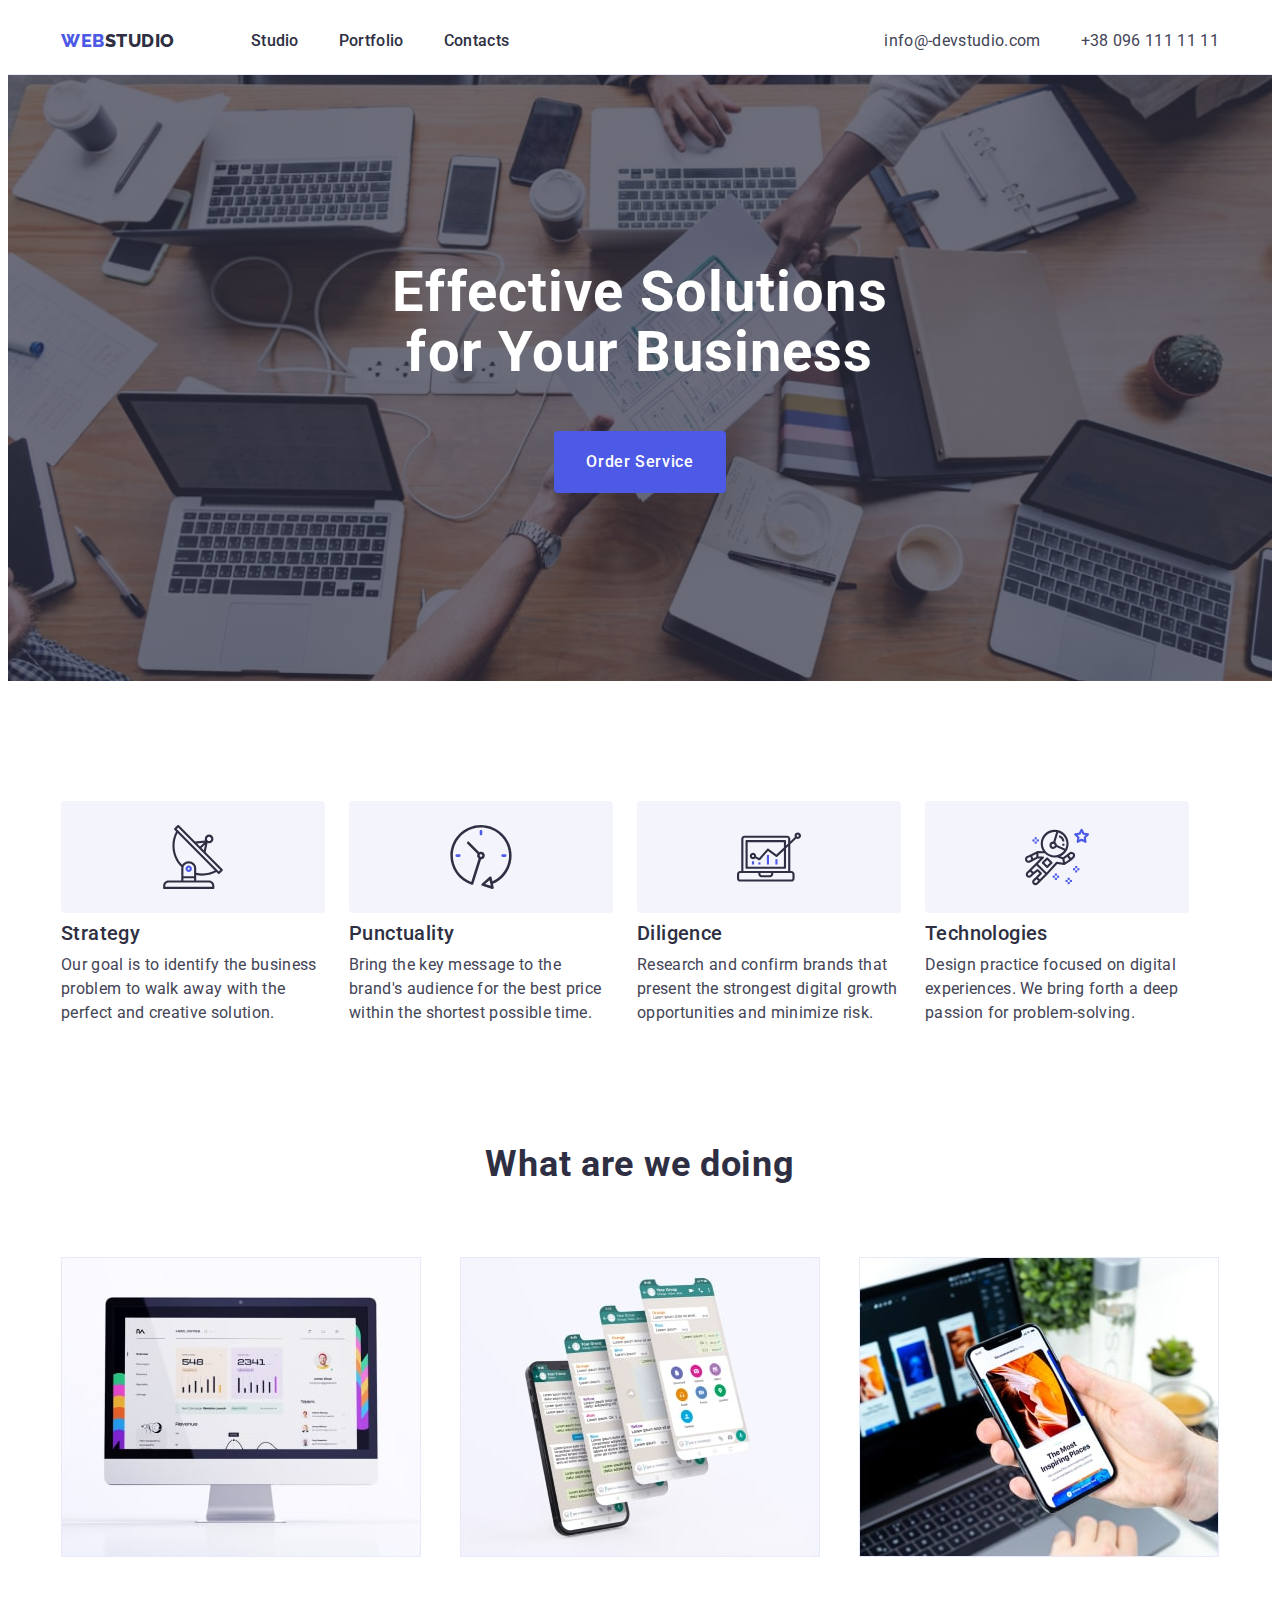
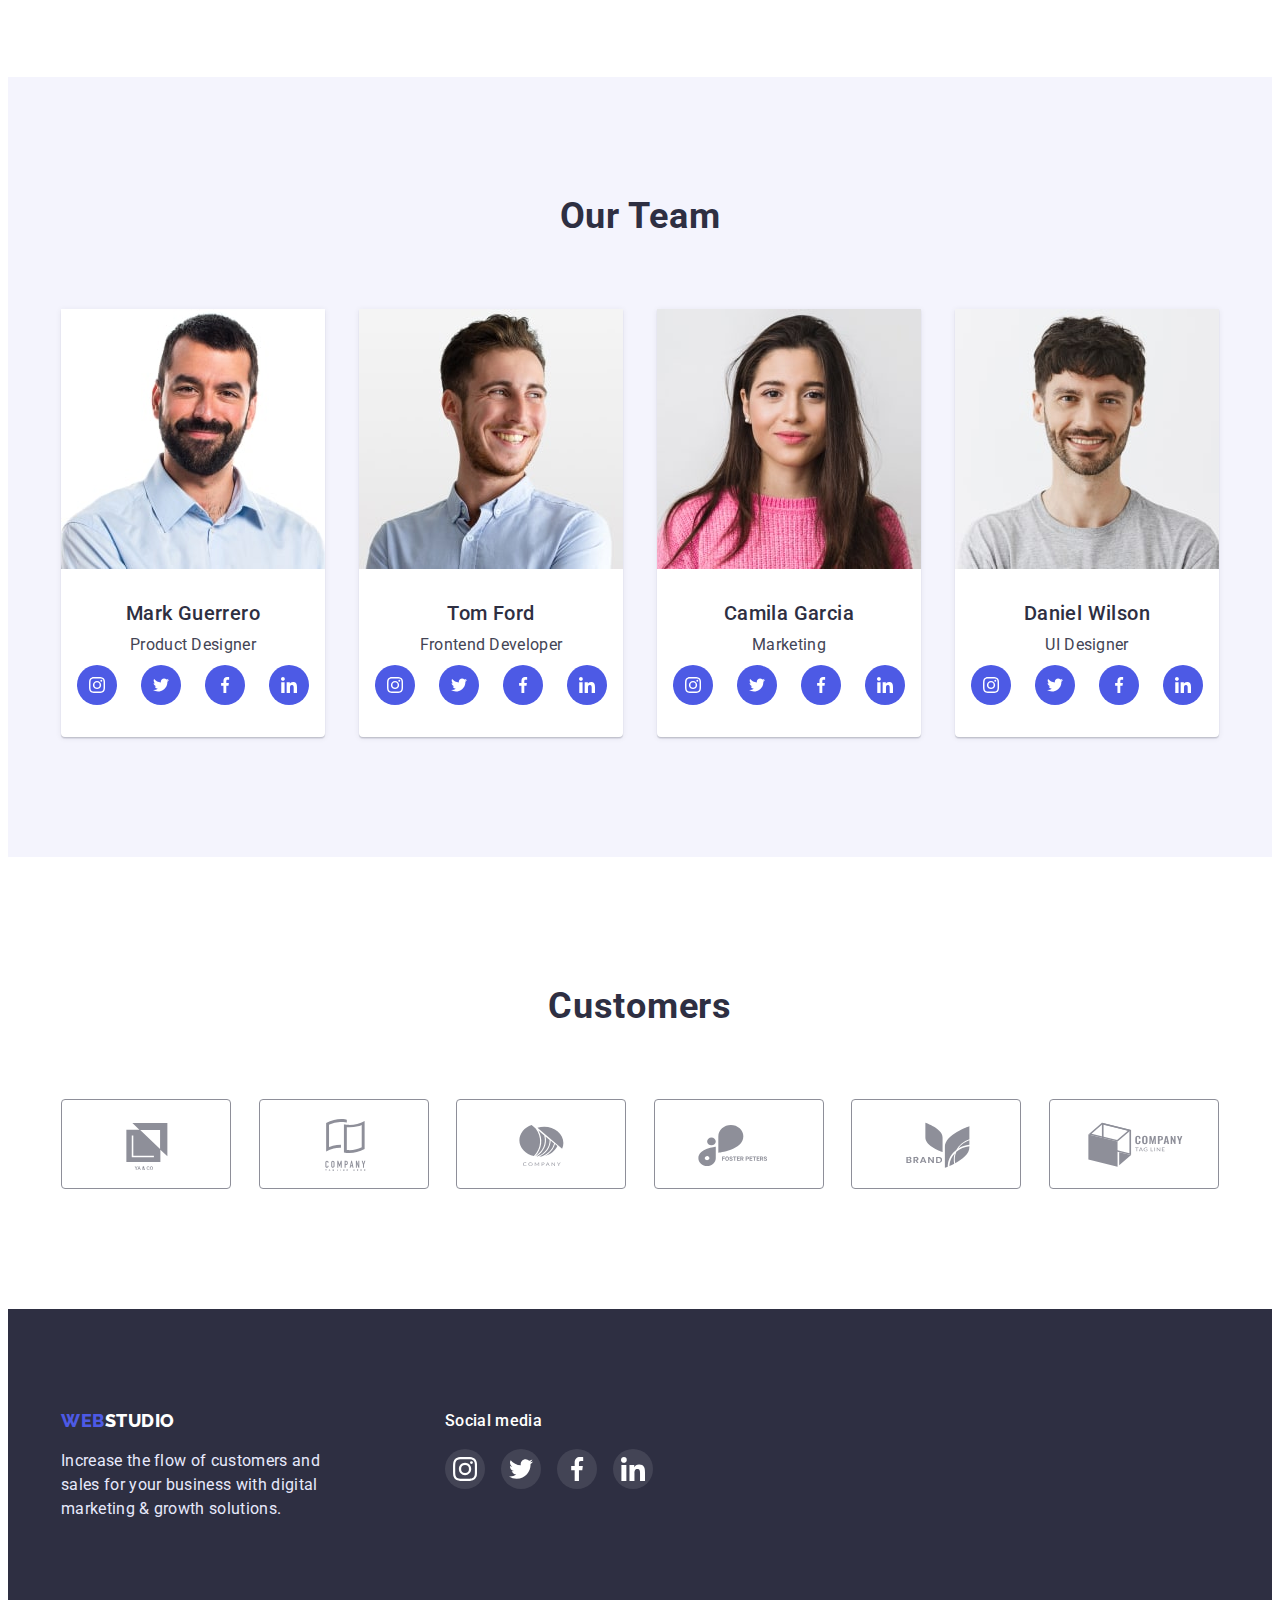
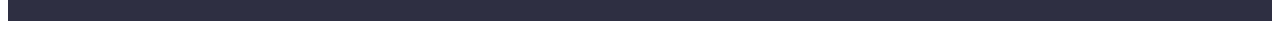
<file: index.html>
<!DOCTYPE html>
<html lang="en">
  <head>
    <meta charset="UTF-8" />
    <meta http-equiv="X-UA-Compatible" content="IE=edge" />
    <meta name="viewport" content="width=device-width, initial-scale=1.0" />

    <link rel="preconnect" href="https://fonts.googleapis.com" />
    <link rel="preconnect" href="https://fonts.gstatic.com" crossorigin />
    <link
      href="https://fonts.googleapis.com/css2?family=Raleway:wght@800&family=Roboto:wght@400;500;700;900&display=swap"
      rel="stylesheet"
    />

    <title>WEBSTUDIO</title>
    <link
      rel="stylesheet"
      href="https://cdnjs.cloudflare.com/ajax/libs/modern-normalize/1.1.0/modern-normalize.min.css"
      integrity="sha512-wpPYUAdjBVSE4KJnH1VR1HeZfpl1ub8YT/NKx4PuQ5NmX2tKuGu6U/JRp5y+Y8XG2tV+wKQpNHVUX03MfMFn9Q=="
      crossorigin="anonymous"
      referrerpolicy="no-referrer"
    />
    <link rel="stylesheet" href="./css/style.css" />
  </head>

  <body>
    <!------------------------- Header -->
    <header class="header">
      <div class="container header-container">
        <nav class="header-nav">
          <a href="index.html" class="logo"
            >Web<span class="logo-text">Studio</span></a
          >
          <ul class="header-list">
            <li class="header-item">
              <a href="./index.html" class="nav-link">Studio</a>
            </li>
            <li class="header-item">
              <a href="./portfolio.html" class="nav-link">Portfolio</a>
            </li>
            <li class="header-item">
              <a href="./index.html" class="nav-link">Contacts</a>
            </li>
          </ul>
        </nav>
        <address>
          <ul class="contacts">
            <li class="contacts-item">
              <a
                href="mailto:info@devstudio.com"
                class="contacts-link contacts-mail"
                >info@-devstudio.com</a
              >
            </li>
            <li class="contacts-item">
              <a href="tel:+380961111111" class="contacts-link"
                >+38 096 111 11 11</a
              >
            </li>
          </ul>
        </address>
      </div>
    </header>
    <main>
      <!-- hero -->
      <section class="hero">
        <div class="container">
          <h1 class="hero-title">Effective Solutions for Your Business</h1>
          <button type="button" class="hero-btn">Order Service</button>
        </div>
      </section>
      <!--------------------- Features -->
      <section class="section features">
        <div class="container">
          <h2 hidden>features</h2>
          <ul class="features-list">
            <li class="features-item icon-antenna">
              <h3 class="features-title">Strategy</h3>
              <p class="features-text">
                Our goal is to identify the business problem to walk away with
                the perfect and creative solution.
              </p>
            </li>
            <li class="features-item icon-clock">
              <h3 class="features-title">Punctuality</h3>
              <p class="features-text">
                Bring the key message to the brand's audience for the best price
                within the shortest possible time.
              </p>
            </li>
            <li class="features-item icon-diagram">
              <h3 class="features-title">Diligence</h3>
              <p class="features-text">
                Research and confirm brands that present the strongest digital
                growth opportunities and minimize risk.
              </p>
            </li>
            <li class="features-item icon-astronaut">
              <h3 class="features-title">Technologies</h3>
              <p class="features-text">
                Design practice focused on digital experiences. We bring forth a
                deep passion for problem-solving.
              </p>
            </li>
          </ul>
        </div>
      </section>
      <!--------------------- Services -->
      <section class="services">
        <div class="container">
          <h2 class="title">What are we doing</h2>
          <ul class="services-list">
            <li class="services-item">
              <img
                src="./img/mac.jpg"
                alt="codemaker"
                width="360"
                height="300"
              />
            </li>
            <li class="services-item">
              <img
                src="./img/layers.jpg"
                alt="pagemaking"
                width="360"
                height="300"
              />
            </li>
            <li class="services-item">
              <img
                src="./img/iphone.jpg"
                alt="makeup"
                width="360"
                height="300"
              />
            </li>
          </ul>
        </div>
      </section>
      <!------------------------- Team -->
      <section class="team section">
        <div class="container">
          <h2 class="title">Our Team</h2>
          <ul class="team-list">
            <li class="team-item">
              <img
                src="./img/mark.jpg"
                alt="Mark Guerrero"
                width="264"
                height="260"
              />
              <div class="team-text">
                <h3 class="team-names">Mark Guerrero</h3>
                <p class="team-prof">Product Designer</p>
                <ul class="social-list">
                  <li class="social-item">
                    <a class="social-link team-sl-color" href>
                      <svg class="social-icon" width="16" height="16">
                        <use href="./img/symbol-defs.svg#icon-instagram"></use>
                      </svg>
                    </a>
                  </li>
                  <li class="social-item">
                    <a class="social-link team-sl-color" href>
                      <svg class="social-icon" width="16" height="16">
                        <use href="./img/symbol-defs.svg#icon-twitter"></use>
                      </svg>
                    </a>
                  </li>
                  <li class="social-item">
                    <a class="social-link team-sl-color" href>
                      <svg class="social-icon" width="16" height="16">
                        <use href="./img/symbol-defs.svg#icon-facebook"></use>
                      </svg>
                    </a>
                  </li>
                  <li class="social-item">
                    <a class="social-link team-sl-color" href>
                      <svg class="social-icon" width="16" height="16">
                        <use href="./img/symbol-defs.svg#icon-linkedin"></use>
                      </svg>
                    </a>
                  </li>
                </ul>
              </div>
            </li>
            <li class="team-item">
              <img
                src="./img/tom.jpg"
                alt="Tom Ford"
                width="264"
                height="260"
              />
              <div class="team-text">
                <h3 class="team-names">Tom Ford</h3>
                <p class="team-prof">Frontend Developer</p>
                <ul class="social-list">
                  <li class="social-item">
                    <a class="social-link team-sl-color" href>
                      <svg class="social-icon" width="16" height="16">
                        <use href="./img/symbol-defs.svg#icon-instagram"></use>
                      </svg>
                    </a>
                  </li>
                  <li class="social-item">
                    <a class="social-link team-sl-color" href>
                      <svg class="social-icon" width="16" height="16">
                        <use href="./img/symbol-defs.svg#icon-twitter"></use>
                      </svg>
                    </a>
                  </li>
                  <li class="social-item">
                    <a class="social-link team-sl-color" href>
                      <svg class="social-icon" width="16" height="16">
                        <use href="./img/symbol-defs.svg#icon-facebook"></use>
                      </svg>
                    </a>
                  </li>
                  <li class="social-item">
                    <a class="social-link team-sl-color" href>
                      <svg class="social-icon" width="16" height="16">
                        <use href="./img/symbol-defs.svg#icon-linkedin"></use>
                      </svg>
                    </a>
                  </li>
                </ul>
              </div>
            </li>
            <li class="team-item">
              <img
                src="./img/camila.jpg"
                alt="Camila Garcia"
                width="264"
                height="260"
              />
              <div class="team-text">
                <h3 class="team-names">Camila Garcia</h3>
                <p class="team-prof">Marketing</p>
                <ul class="social-list">
                  <li class="social-item">
                    <a class="social-link team-sl-color" href>
                      <svg class="social-icon" width="16" height="16">
                        <use href="./img/symbol-defs.svg#icon-instagram"></use>
                      </svg>
                    </a>
                  </li>
                  <li class="social-item">
                    <a class="social-link team-sl-color" href>
                      <svg class="social-icon" width="16" height="16">
                        <use href="./img/symbol-defs.svg#icon-twitter"></use>
                      </svg>
                    </a>
                  </li>
                  <li class="social-item">
                    <a class="social-link team-sl-color" href>
                      <svg class="social-icon" width="16" height="16">
                        <use href="./img/symbol-defs.svg#icon-facebook"></use>
                      </svg>
                    </a>
                  </li>
                  <li class="social-item">
                    <a class="social-link team-sl-color" href>
                      <svg class="social-icon" width="16" height="16">
                        <use href="./img/symbol-defs.svg#icon-linkedin"></use>
                      </svg>
                    </a>
                  </li>
                </ul>
              </div>
            </li>
            <li class="team-item">
              <img
                src="./img/daniel.jpg"
                alt="Daniel Wilson"
                width="264"
                height="260"
              />
              <div class="team-text">
                <h3 class="team-names">Daniel Wilson</h3>
                <p class="team-prof">UI Designer</p>
                <ul class="social-list">
                  <li class="social-item">
                    <a class="social-link team-sl-color" href>
                      <svg class="social-icon" width="16" height="16">
                        <use href="./img/symbol-defs.svg#icon-instagram"></use>
                      </svg>
                    </a>
                  </li>
                  <li class="social-item">
                    <a class="social-link team-sl-color" href>
                      <svg class="social-icon" width="16" height="16">
                        <use href="./img/symbol-defs.svg#icon-twitter"></use>
                      </svg>
                    </a>
                  </li>
                  <li class="social-item">
                    <a class="social-link team-sl-color" href>
                      <svg class="social-icon" width="16" height="16">
                        <use href="./img/symbol-defs.svg#icon-facebook"></use>
                      </svg>
                    </a>
                  </li>
                  <li class="social-item">
                    <a class="social-link team-sl-color" href>
                      <svg class="social-icon" width="16" height="16">
                        <use href="./img/symbol-defs.svg#icon-linkedin"></use>
                      </svg>
                    </a>
                  </li>
                </ul>
              </div>
            </li>
          </ul>
        </div>
      </section>
      <!------------------------- Customers -->
      <section class="customers">
        <div class="container">
          <h2 class="title">Customers</h2>
          <ul class="customers-list">
            <li class="customers-item">
              <a href="./index.html" class="cust-beauty">
                <svg class="cust-icons" width="104" height="56">
                  <use href="./img/symbol-defs.svg#icon-cst-Logo1"></use>
                </svg>
              </a>
            </li>
            <li class="customers-item">
              <a href="./index.html" class="cust-beauty">
                <svg class="cust-icons" width="104" height="56">
                  <use href="./img/symbol-defs.svg#icon-cst-Logo2"></use>
                </svg>
              </a>
            </li>
            <li class="customers-item">
              <a href="./index.html" class="cust-beauty">
                <svg class="cust-icons" width="104" height="56">
                  <use href="./img/symbol-defs.svg#icon-cst-Logo3"></use>
                </svg>
              </a>
            </li>
            <li class="customers-item">
              <a href="./index.html" class="cust-beauty">
                <svg class="cust-icons" width="104" height="56">
                  <use href="./img/symbol-defs.svg#icon-cst-Logo4"></use>
                </svg>
              </a>
            </li>
            <li class="customers-item">
              <a href="./index.html" class="cust-beauty">
                <svg class="cust-icons" width="104" height="56">
                  <use href="./img/symbol-defs.svg#icon-cst-Logo5"></use>
                </svg>
              </a>
            </li>
            <li class="customers-item">
              <a href="./index.html" class="cust-beauty">
                <svg class="cust-icons" width="104" height="56">
                  <use href="./img/symbol-defs.svg#icon-cst-Logo6"></use>
                </svg>
              </a>
            </li>
          </ul>
        </div>
      </section>
    </main>
    <!------------------------- Footer -->
    <footer class="footer">
      <div class="container footer-deco">
        <div class="footer-logo-block">
          <a href="index.html" class="logo"
            >Web<span class="footer-logo">Studio</span>
          </a>
          <p class="footer-text">
            Increase the flow of customers and sales for your business with
            digital marketing & growth solutions.
          </p>
        </div>
        <div class="footer-social-block">
          <p class="footer-social">Social media</p>
          <ul class="footer-s-list">
            <li class="footer-s-item">
              <a class="footer-s-link footer-sl-color" href>
                <svg class="footer-s-icon" width="24" height="24">
                  <use href="./img/symbol-defs.svg#icon-instagram"></use>
                </svg>
              </a>
            </li>
            <li class="footer-s-item">
              <a class="footer-s-link footer-sl-color" href>
                <svg class="footer-s-icon" width="24" height="24">
                  <use href="./img/symbol-defs.svg#icon-twitter"></use>
                </svg>
              </a>
            </li>
            <li class="footer-s-item">
              <a class="footer-s-link footer-sl-color" href>
                <svg class="footer-s-icon" width="24" height="24">
                  <use href="./img/symbol-defs.svg#icon-facebook"></use>
                </svg>
              </a>
            </li>
            <li class="footer-s-item">
              <a class="footer-s-link footer-sl-color" href>
                <svg class="footer-s-icon" width="24" height="24">
                  <use href="./img/symbol-defs.svg#icon-linkedin"></use>
                </svg>
              </a>
            </li>
          </ul>
        </div>
      </div>
    </footer>
  </body>
</html>
</file>
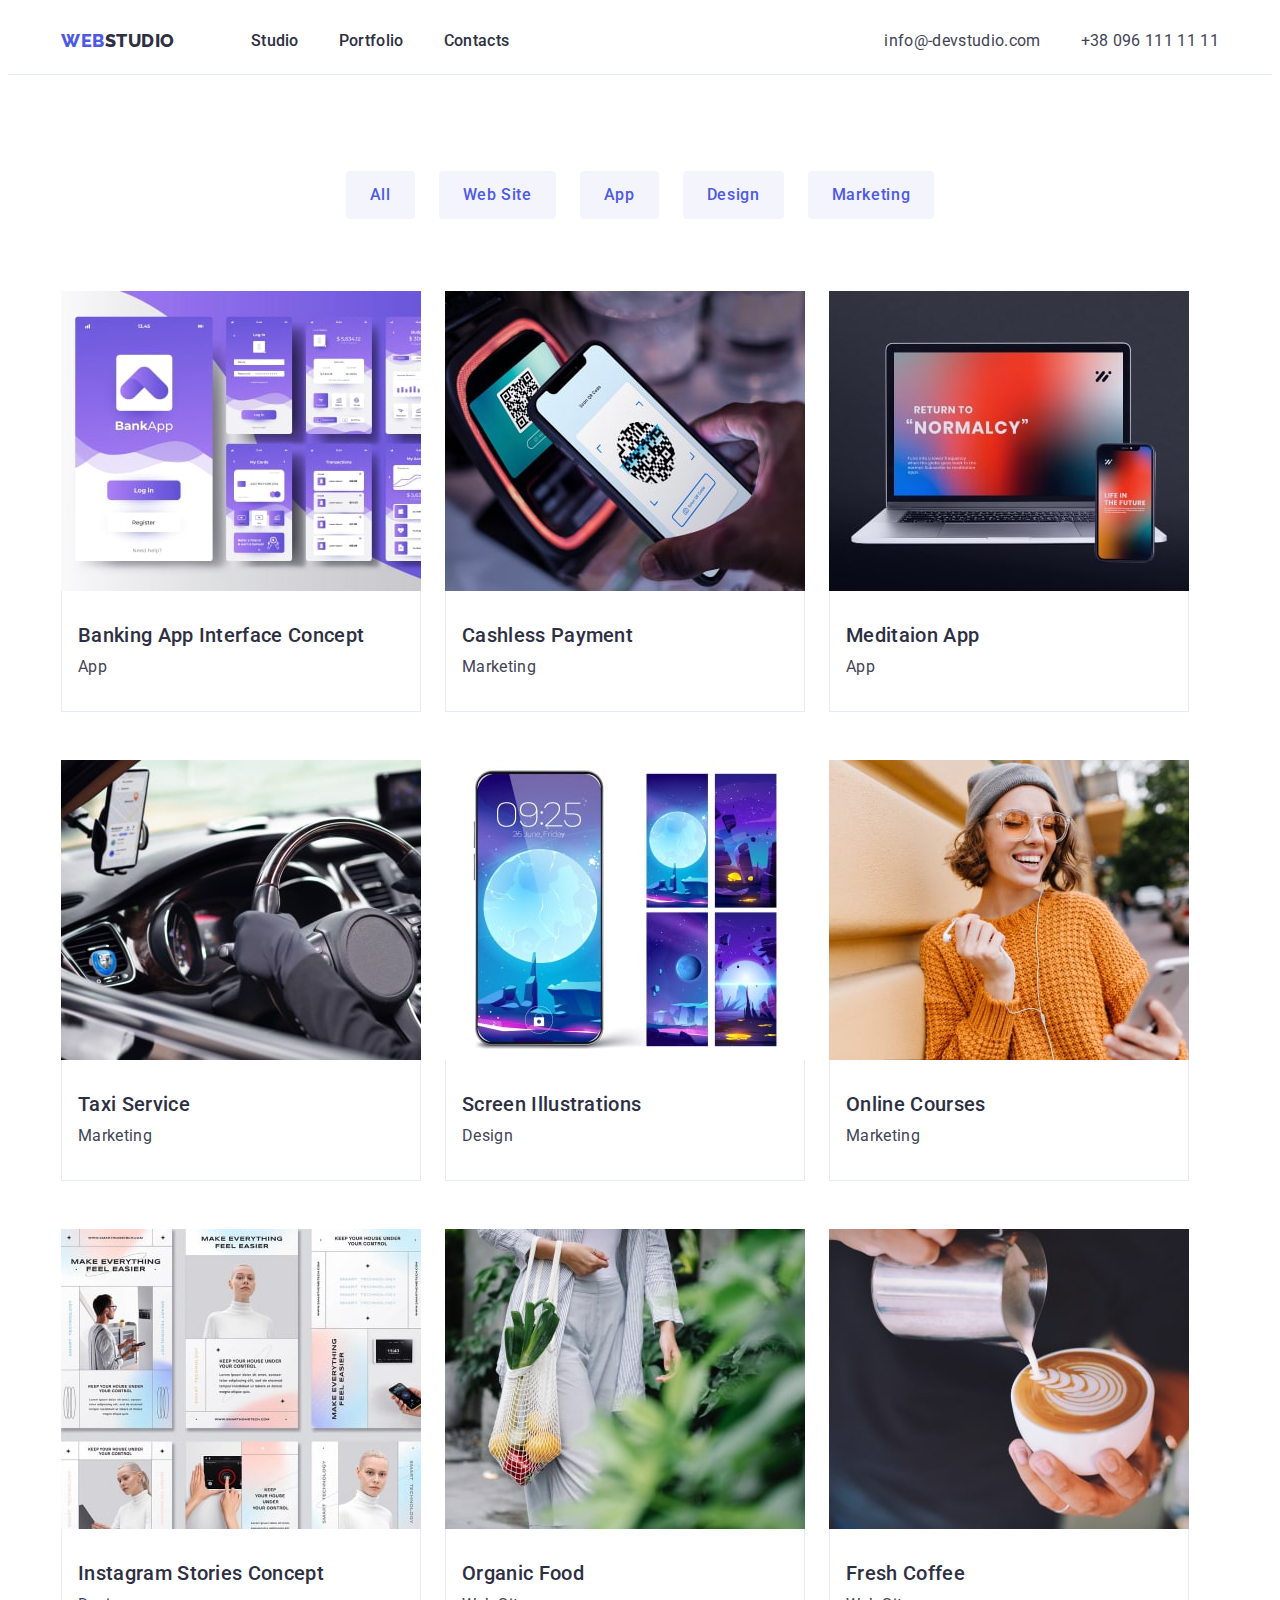
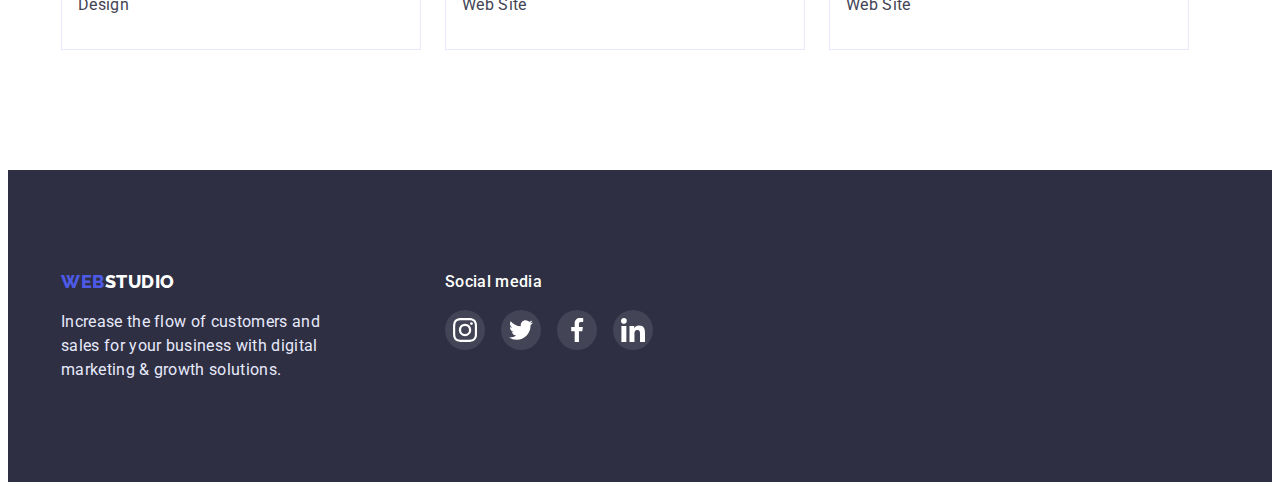
<file: portfolio.html>
<!DOCTYPE html>
<html lang="en">
  <head>
    <meta charset="UTF-8" />
    <meta http-equiv="X-UA-Compatible" content="IE=edge" />
    <meta name="viewport" content="width=device-width, initial-scale=1.0" />

    <link rel="preconnect" href="https://fonts.googleapis.com" />
    <link rel="preconnect" href="https://fonts.gstatic.com" crossorigin />
    <link
      href="https://fonts.googleapis.com/css2?family=Raleway:wght@800&family=Roboto:wght@400;500;700;900&display=swap"
      rel="stylesheet"
    />
    <title>PORTFOLIO</title>
    <link
      rel="stylesheet"
      href="https://cdnjs.cloudflare.com/ajax/libs/modern-normalize/1.1.0/modern-normalize.min.css"
      integrity="sha512-wpPYUAdjBVSE4KJnH1VR1HeZfpl1ub8YT/NKx4PuQ5NmX2tKuGu6U/JRp5y+Y8XG2tV+wKQpNHVUX03MfMFn9Q=="
      crossorigin="anonymous"
      referrerpolicy="no-referrer"
    />
    <link rel="stylesheet" href="./css/style.css" />
  </head>

  <body>
    <!------------------------- Header -->
    <header class="header">
      <div class="container header-container">
        <nav class="header-nav">
          <a href="index.html" class="logo"
            >Web<span class="logo-text">Studio</span></a
          >
          <ul class="header-list">
            <li class="header-item">
              <a href="./index.html" class="nav-link">Studio</a>
            </li>
            <li class="header-item">
              <a href="./portfolio.html" class="nav-link">Portfolio</a>
            </li>
            <li class="header-item">
              <a href="./index.html" class="nav-link">Contacts</a>
            </li>
          </ul>
        </nav>
        <address>
          <ul class="contacts">
            <li class="contacts-item">
              <a
                href="mailto:info@devstudio.com"
                class="contacts-link contacts-mail"
                >info@-devstudio.com</a
              >
            </li>
            <li class="contacts-item">
              <a href="tel:+380961111111" class="contacts-link"
                >+38 096 111 11 11</a
              >
            </li>
          </ul>
        </address>
      </div>
    </header>
    <main>
      <section class="portfolio">
        <!----------------------- Buttons -->
        <div class="container">
          <h1 hidden>our works</h1>
          <ul class="filter-list">
            <li class="filter-item">
              <button type="button" class="filter-btn">All</button>
            </li>
            <li class="filter-item">
              <button type="button" class="filter-btn">Web Site</button>
            </li>
            <li class="filter-item">
              <button type="button" class="filter-btn">App</button>
            </li>
            <li class="filter-item">
              <button type="button" class="filter-btn">Design</button>
            </li>
            <li class="filter-item">
              <button type="button" class="filter-btn">Marketing</button>
            </li>
          </ul>

          <!----------------------- Gallery -->

          <ul class="gallery-list">
            <li class="gallery-item">
              <a
                ><img
                  src="./img/banking-app.jpg"
                  alt="Banking App Interface Concept"
                  width="360"
                  height="300"
                />
                <div class="gallery-card">
                  <h2 class="gallery-title">Banking App Interface Concept</h2>
                  <p class="gallery-text">App</p>
                </div>
              </a>
            </li>
            <li class="gallery-item">
              <a
                ><img
                  src="./img/Cashless-Payment.jpg"
                  alt="Cashless Payment"
                  width="360"
                  height="300"
                />
                <div class="gallery-card">
                  <h2 class="gallery-title">Cashless Payment</h2>
                  <p class="gallery-text">Marketing</p>
                </div>
              </a>
            </li>
            <li class="gallery-item">
              <a
                ><img
                  src="./img/Meditaion-App.jpg"
                  alt="РMeditaion App"
                  width="360"
                  height="300"
                />
                <div class="gallery-card">
                  <h2 class="gallery-title">Meditaion App</h2>
                  <p class="gallery-text">App</p>
                </div>
              </a>
            </li>
            <li class="gallery-item">
              <a
                ><img
                  src="./img/Taxi-Service.jpg"
                  alt="Taxi Service"
                  width="360"
                  height="300"
                />
                <div class="gallery-card">
                  <h2 class="gallery-title">Taxi Service</h2>
                  <p class="gallery-text">Marketing</p>
                </div>
              </a>
            </li>
            <li class="gallery-item">
              <a
                ><img
                  src="./img/Screen-Illustrations.jpg"
                  alt="Screen Illustrations"
                  width="360"
                  height="300"
                />
                <div class="gallery-card">
                  <h2 class="gallery-title">Screen Illustrations</h2>
                  <p class="gallery-text">Design</p>
                </div>
              </a>
            </li>
            <li class="gallery-item">
              <a
                ><img
                  src="./img/Online-Courses.jpg"
                  alt="Online Courses"
                  width="360"
                  height="300"
                />
                <div class="gallery-card">
                  <h2 class="gallery-title">Online Courses</h2>
                  <p class="gallery-text">Marketing</p>
                </div>
              </a>
            </li>
            <li class="gallery-item">
              <a
                ><img
                  src="./img/Instagram-Concept.jpg"
                  alt="Instagram Stories Concept"
                  width="360"
                  height="300"
                />
                <div class="gallery-card">
                  <h2 class="gallery-title">Instagram Stories Concept</h2>
                  <p class="gallery-text">Design</p>
                </div>
              </a>
            </li>
            <li class="gallery-item">
              <a
                ><img
                  src="./img/Organic-food.jpg"
                  alt="Organic Food"
                  width="360"
                  height="300"
                />
                <div class="gallery-card">
                  <h2 class="gallery-title">Organic Food</h2>
                  <p class="gallery-text">Web Site</p>
                </div>
              </a>
            </li>
            <li class="gallery-item">
              <a
                ><img
                  src="./img/Fresh-Coffee.jpg"
                  alt="Fresh Coffee"
                  width="360"
                  height="300"
                />
                <div class="gallery-card">
                  <h2 class="gallery-title">Fresh Coffee</h2>
                  <p class="gallery-text">Web Site</p>
                </div>
              </a>
            </li>
          </ul>
        </div>
      </section>
    </main>
    <!------------------------- Footer -->
    <footer class="footer">
      <div class="container footer-deco">
        <div class="footer-logo-block">
          <a href="index.html" class="logo"
            >Web<span class="footer-logo">Studio</span>
          </a>
          <p class="footer-text">
            Increase the flow of customers and sales for your business with
            digital marketing & growth solutions.
          </p>
        </div>
        <div class="footer-social-block">
          <p class="footer-social">Social media</p>
          <ul class="footer-s-list">
            <li class="footer-s-item">
              <a class="footer-s-link footer-sl-color" href>
                <svg class="footer-s-icon" width="24" height="24">
                  <use href="./img/symbol-defs.svg#icon-instagram"></use>
                </svg>
              </a>
            </li>
            <li class="footer-s-item">
              <a class="footer-s-link footer-sl-color" href>
                <svg class="footer-s-icon" width="24" height="24">
                  <use href="./img/symbol-defs.svg#icon-twitter"></use>
                </svg>
              </a>
            </li>
            <li class="footer-s-item">
              <a class="footer-s-link footer-sl-color" href>
                <svg class="footer-s-icon" width="24" height="24">
                  <use href="./img/symbol-defs.svg#icon-facebook"></use>
                </svg>
              </a>
            </li>
            <li class="footer-s-item">
              <a class="footer-s-link footer-sl-color" href>
                <svg class="footer-s-icon" width="24" height="24">
                  <use href="./img/symbol-defs.svg#icon-linkedin"></use>
                </svg>
              </a>
            </li>
          </ul>
        </div>
      </div>
    </footer>
  </body>
</html>
</file>
<file: css/style.css>
h1,
h2,
h3,
h4,
h5,
h6,
p {
  margin: 0;
}
ul {
  margin: 0;
  padding-left: 0;
}
address {
  font-style: normal;
}
img {
  display: block;
}
:root {
  --color-special-light: #ffffff;
  --main-bg-color: #2f303a;
  --secondary-bg-color: #f4f4fd;
  --footer-nav-color: #2e2f42;
  --footer-text: #e7e9fc;
  --logo-iris: #4d5ae5;
  --contacts-color: #434455;
  --accent-button: #404bbf;
  --light-slate: #8e8f99;
  --bg-color-footer-icon: rgba(255, 255, 255, 0.1);
}
body {
  background-color: var(--color-special-light);
  font-family: "Roboto", sans-serif;
  letter-spacing: 0.02em;
  color: var(--contacts-color);
}
.container {
  width: 1158px;
  padding-left: 15px;
  padding-right: 15px;
  margin: 0 auto;
  /* outline: 2px solid green; */
}
.section {
  padding-top: 120px;
  padding-bottom: 120px;
}

/* ---------------- header -------------------------------------- */
.header {
  border-bottom: 1px solid var(--footer-text);
}
.header-container {
  display: flex;
  justify-content: space-between;
  align-items: center;
}
.header-nav {
  display: flex;
  align-items: center;
  justify-content: space-between;
}

.logo {
  font-family: "Raleway", sans-serif;
  font-weight: 800;
  font-size: 18px;
  line-height: 1.33;
  letter-spacing: 0.03em;
  color: var(--logo-iris);
  text-transform: uppercase;
  text-decoration: none;
  margin-right: 76px;
}
.logo-text {
  font-family: "Raleway", sans-serif;
  font-weight: 800;
  font-size: 18px;
  line-height: 1.33;
  letter-spacing: 0.03em;
  color: var(--footer-nav-color);
  text-transform: uppercase;
  text-decoration: none;
}
.header-list {
  list-style: none;
  display: flex;
  align-items: center;
  gap: 40px;
}
.nav-link {
  display: block;
  padding: 24px 0;
  text-decoration: none;
  font-weight: 500;
  line-height: 1.14;
  letter-spacing: 0.02em;
  color: var(--footer-nav-color);
}
.nav-link:is(:hover, :focus) {
  color: var(--accent-button);
}
.contacts {
  list-style: none;
  display: flex;
  align-items: center;
}
.contacts-link {
  text-decoration: none;
  color: var(--contacts-color);
  font-weight: 400;
  line-height: 1.5;
}
.contacts-link:is(:hover, :focus) {
  color: var(--accent-button);
}
.contacts-mail {
  margin-right: 40px;
}

/* ---------------footer------------- */

.footer {
  background-color: var(--footer-nav-color);
  padding-top: 100px;
  padding-bottom: 100px;
}
.footer-deco {
  display: flex;
}
.footer-logo {
  font-family: "Raleway", sans-serif;
  font-weight: 800;
  font-size: 18px;
  line-height: 1.33;
  letter-spacing: 0.03em;
  color: var(--color-special-light);
  text-transform: uppercase;
  text-decoration: none;
}
.footer-text {
  line-height: 1.5;
  letter-spacing: 0.02em;
  color: var(--footer-text);
  width: 264px;
  margin-top: 16px;
}
.footer-logo-block {
  display: flex;
  align-items: flex-start;
  flex-direction: column;
}
.footer-social-block {
  margin-left: 120px;
}
.footer-social {
  font-weight: 500;
  line-height: 1.5;
  color: var(--color-special-light);
}
.social-list {
}
.footer-s-list {
  display: flex;
  list-style: none;
  text-decoration: none;
  margin-top: 16px;
  gap: 16px;
}
.footer-s-item {
}
.footer-s-link {
  text-decoration: none;
  height: 40px;
  width: 40px;
  display: inline-flex;
  justify-content: center;
  align-items: center;
  border-radius: 50%;
  background-color: rgba(255, 255, 255, 0.1);
}
.footer-s-icon {
  fill: var(--color-special-light);
}

.footer-s-link:is(:hover, :focus) {
  background-color: #31d0aa;
}

/* --------------- gallery ----------- */

.portfolio {
  padding-bottom: 120px;
  padding-top: 96px;
}
.filter-list {
  list-style: none;
  text-decoration: none;
  display: flex;
  gap: 24px;
  margin-bottom: 72px;
  justify-content: center;
}
.filter-btn {
  font-family: "Roboto", sans-serif;
  font-style: normal;
  font-weight: 500;
  font-size: 16px;
  line-height: 1.5;
  letter-spacing: 0.04em;
  color: #4d5ae5;
  background: #f4f4fd;
  border: none;
  border-radius: 4px;
  padding: 12px 24px;
  cursor: pointer;
}
.filter-btn:is(:hover, :focus) {
  background: var(--accent-button);
  color: var(--color-special-light);
  box-shadow: 0px 3px 1px rgba(0, 0, 0, 0.1), 0px 2px 1px rgba(0, 0, 0, 0.08),
    0px 2px 2px rgba(0, 0, 0, 0.12);
}
.gallery-item {
}
.gallery-item:hover {
  box-shadow: 0px 1px 6px rgba(46, 47, 66, 0.08),
    0px 1px 1px rgba(46, 47, 66, 0.16), 0px 2px 1px rgba(46, 47, 66, 0.08);
}
.gallery-list {
  list-style: none;
  display: flex;
  flex-wrap: wrap;
  gap: 24px;
}
.gallery-item:nth-child(n + 4) {
  margin-top: 24px;
}
.gallery-title {
  font-weight: 500;
  font-size: 20px;
  line-height: 1.2;
  color: var(--footer-nav-color);
  margin-bottom: 8px;
}
.gallery-text {
  line-height: 1.5;
  color: var(--contacts-color);
}
.gallery-card {
  padding: 32px 0 32px 16px;
  border: 1px solid var(--footer-text);
  border-top: none;
}

/* -------------------------- Hero ------------------------------------ */

.hero {
  max-width: 1440px;
  margin-left: auto;
  margin-right: auto;
  background-image: linear-gradient(
      0deg,
      rgba(46, 47, 66, 0.7),
      rgba(46, 47, 66, 0.7)
    ),
    url(../img/people-office.jpg);
  background-color: var(--footer-nav-color);
  background-repeat: no-repeat;
  background-size: cover;
  background-position: center;
  padding: 188px 0;
}

.hero-title {
  font-weight: 700;
  font-size: 56px;
  line-height: 1.07;
  letter-spacing: 0.02em;
  color: var(--color-special-light);
  width: 496px;
  text-align: center;
  margin-left: auto;
  margin-right: auto;
  margin-bottom: 48px;
}
.hero-btn {
  font-family: "Roboto", sans-serif;
  font-style: normal;
  font-weight: 500;
  font-size: 16px;
  line-height: 1.88;
  letter-spacing: 0.04em;
  color: var(--color-special-light);
  background: var(--logo-iris);
  cursor: pointer;
  border: none;
  padding: 16px 32px;
  border-radius: 4px;
  margin-bottom: 188px;
  display: block;
  margin: 0 auto;
}
.hero-btn:is(:hover, :focus) {
  color: var(--color-special-light);
  background: var(--accent-button);
}

/* ---------- features -------------- */

.features-list {
  display: flex;
  gap: 24px;
}
.features-item {
  list-style: none;
  width: 264px;
}
.features-item::before {
  display: block;
  content: "";
  height: 112px;
  background-color: var(--secondary-bg-color);
  background-size: 64px 64px;
  background-repeat: no-repeat;
  background-position: center;
  border-radius: 4px;
}
.icon-antenna::before {
  background-image: url(../img/antenna.svg);
}
.icon-clock::before {
  background-image: url(../img/clock.svg);
}
.icon-diagram::before {
  background-image: url(../img/diagram.svg);
}
.icon-astronaut::before {
  background-image: url(../img/astronaut.svg);
}

/* .features-content {
  display: flex;
  width: 100%;
  height: 112px;
  background-color: var(--secondary-bg-color);
  background-size: contain;
}
.features-icon {
  display: block;
  fill: rgba(0, 0, 0, 0.25);
  background-color: var(--accent-button);
} */

/* .features-content-text::before {
  display: block;
  content: "";
  height: 112px;
  outline: 1px solid red;
  background: var(--secondary-bg-color);
} */

.features-title {
  margin: 8px auto;
  font-weight: 500;
  font-size: 20px;
  line-height: 1.2;
  letter-spacing: 0.02em;
  color: var(--footer-nav-color);
}
.features-text {
  line-height: 1.5;
  letter-spacing: 0.02em;
  color: var(--contacts-color);

  margin-top: 8px;
}

/* ------------ services ----------- */

.services {
  padding-bottom: 120px;
}
.title {
  font-weight: 700;
  font-size: 36px;
  line-height: 1.11;
  letter-spacing: 0.02em;
  color: var(--footer-nav-color);
  margin-bottom: 72px;
  text-align: center;
}
.services-list {
  list-style: none;
  text-decoration: none;
  display: flex;
  justify-content: space-between;
}

/*------------------ team ------------*/

.team {
  background-color: var(--secondary-bg-color);
}
.team-list {
  text-decoration: none;
  list-style: none;
  display: flex;
  justify-content: space-between;
}
.team-item {
  background: var(--color-special-light);
  box-shadow: 0px 1px 6px rgba(46, 47, 66, 0.08),
    0px 1px 1px rgba(46, 47, 66, 0.16), 0px 2px 1px rgba(46, 47, 66, 0.08);
  border-radius: 0px 0px 4px 4px;
}
.team-text {
  padding: 32px 16px;
}
.team-names {
  font-weight: 500;
  font-size: 20px;
  line-height: 1.2;
  letter-spacing: 0.02em;
  color: var(--footer-nav-color);
  margin-bottom: 8px;
  text-align: center;
}
.team-prof {
  line-height: 1.5;
  letter-spacing: 0.02em;
  text-align: center;
}
.social-list {
  display: flex;
  list-style: none;
  text-decoration: none;
  justify-content: space-between;
  margin-top: 8px;
  gap: 24px;
}
.social-link {
  text-decoration: none;
  height: 40px;
  width: 40px;
  display: inline-flex;
  justify-content: center;
  align-items: center;
  border-radius: 50%;
  /* background-color: var(--logo-iris); */
}
.team-sl-color {
  background-color: var(--logo-iris);
}

.social-icon {
  fill: var(--color-special-light);
}
.team-sl-color:is(:hover, :focus) {
  background-color: var(--accent-button);
}

/*------------------ Customers --------- */
.customers {
  padding-top: 130px;
  padding-bottom: 120px;
}
.customers-list {
  display: flex;
  justify-content: space-between;
  list-style: none;
  text-decoration: none;
}
.cust-beauty {
  width: 168px;
  height: 88px;
  display: flex;
  justify-content: center;
  align-items: center;
  border: 1px solid var(--light-slate);
  border-radius: 4px;
}
.cust-icons {
  fill: var(--light-slate);
}
.cust-beauty:is(:hover, :focus) {
  border-color: var(--accent-button);
}
.cust-beauty:is(:hover, :focus) .cust-icons {
  fill: var(--accent-button);
}
</file>
